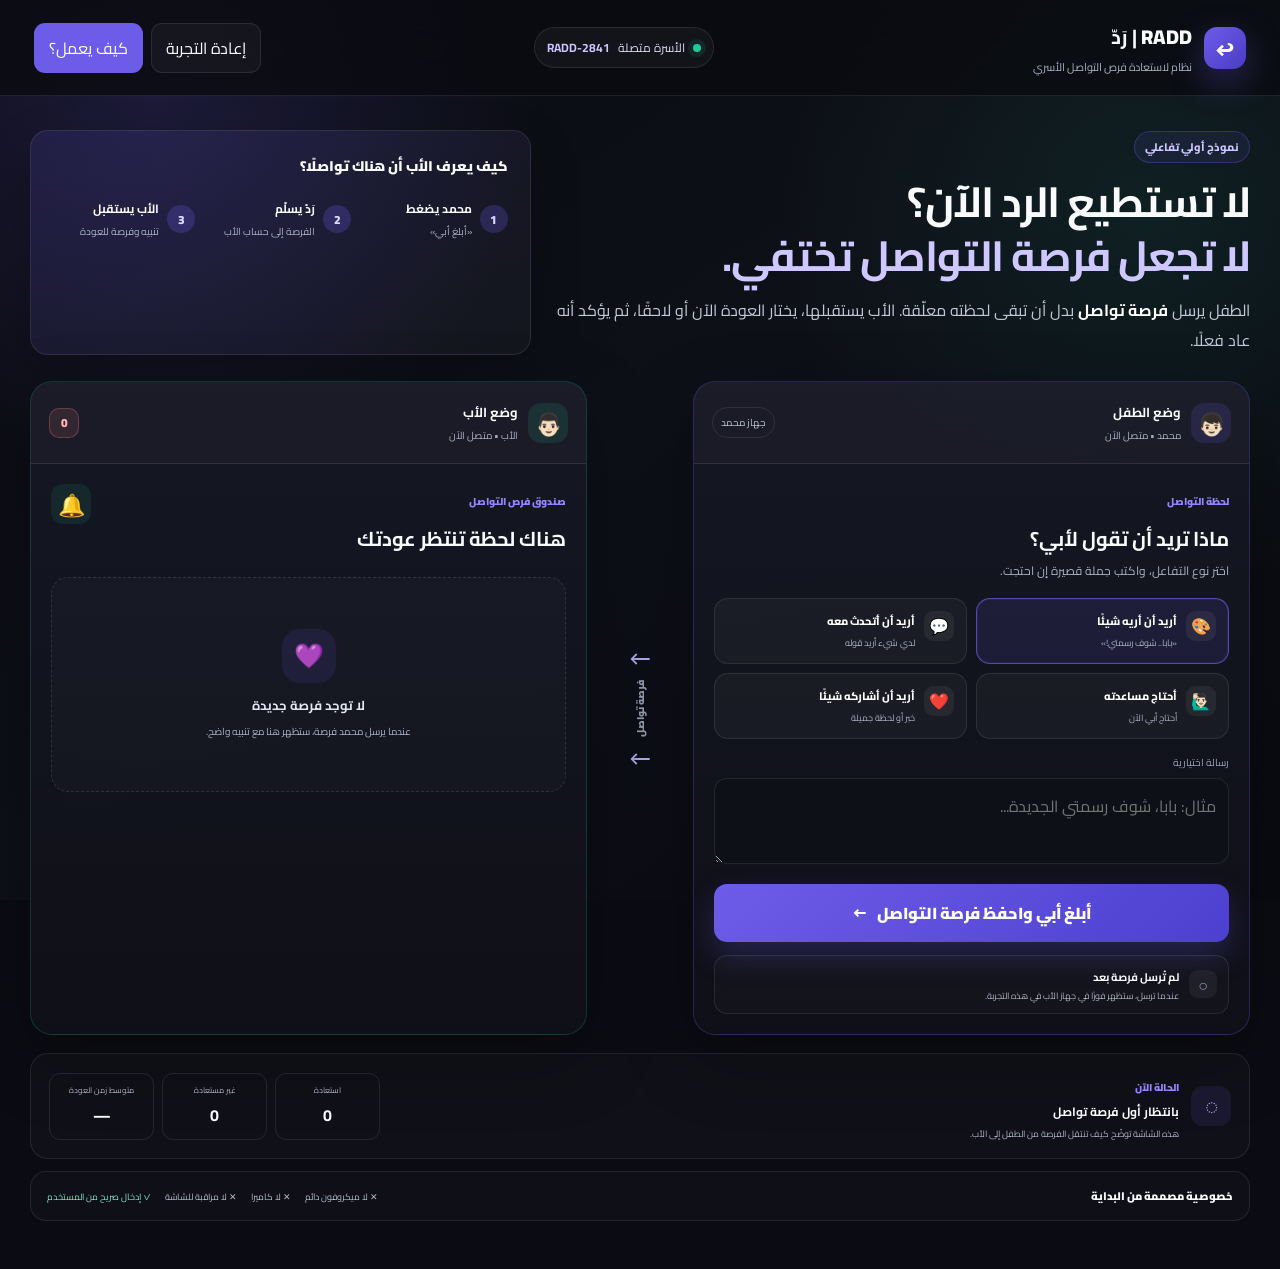
<file: index.html>
<!DOCTYPE html>
<html lang="ar" dir="rtl">
<head>
  <meta charset="UTF-8" />
  <meta name="viewport" content="width=device-width, initial-scale=1.0" />
  <meta name="theme-color" content="#5B4BDB" />
  <title>RADD | رَدّ — استعادة فرص التواصل الأسري</title>
  <link rel="preconnect" href="https://fonts.googleapis.com">
  <link rel="preconnect" href="https://fonts.gstatic.com" crossorigin>
  <link href="https://fonts.googleapis.com/css2?family=Cairo:wght@400;500;600;700;800&family=IBM+Plex+Sans+Arabic:wght@400;500;600;700&display=swap" rel="stylesheet">
  <link rel="stylesheet" href="style.css" />
</head>
<body>
  <div class="app-bg"></div>

  <header class="topbar">
    <div class="brand">
      <div class="brand-mark" aria-hidden="true">↩</div>
      <div>
        <div class="brand-title">RADD <span>| رَدّ</span></div>
        <div class="brand-subtitle">نظام لاستعادة فرص التواصل الأسري</div>
      </div>
    </div>

    <div class="connection-pill">
      <span class="live-dot"></span>
      <span>الأسرة متصلة</span>
      <strong id="familyCode">RADD-2841</strong>
    </div>

    <div class="top-actions">
      <button class="btn btn-soft" id="resetDemoBtn">إعادة التجربة</button>
      <button class="btn btn-primary" id="helpBtn">كيف يعمل؟</button>
    </div>
  </header>

  <main class="app-shell">
    <section class="hero">
      <div>
        <span class="eyebrow">نموذج أولي تفاعلي</span>
        <h1>لا تستطيع الرد الآن؟<br><span>لا تجعل فرصة التواصل تختفي.</span></h1>
        <p>
          الطفل يرسل <strong>فرصة تواصل</strong> بدل أن تبقى لحظته معلّقة.
          الأب يستقبلها، يختار العودة الآن أو لاحقًا، ثم يؤكد أنه عاد فعلًا.
        </p>
      </div>

      <div class="how-card">
        <div class="how-title">كيف يعرف الأب أن هناك تواصلًا؟</div>
        <div class="how-steps">
          <div class="how-step">
            <span>1</span>
            <div><strong>محمد يضغط</strong><small>«أبلغ أبي»</small></div>
          </div>
          <div class="how-line"></div>
          <div class="how-step">
            <span>2</span>
            <div><strong>رَدّ يسلّم</strong><small>الفرصة إلى حساب الأب</small></div>
          </div>
          <div class="how-line"></div>
          <div class="how-step">
            <span>3</span>
            <div><strong>الأب يستقبل</strong><small>تنبيه وفرصة للعودة</small></div>
          </div>
        </div>
      </div>
    </section>

    <section class="demo-grid">
      <article class="device-panel child-panel">
        <div class="panel-head">
          <div class="person">
            <div class="avatar child-avatar">👦🏻</div>
            <div>
              <strong>وضع الطفل</strong>
              <span>محمد • متصل الآن</span>
            </div>
          </div>
          <span class="panel-status">جهاز محمد</span>
        </div>

        <div class="panel-body">
          <div class="question-block">
            <span class="tiny-label">لحظة التواصل</span>
            <h2>ماذا تريد أن تقول لأبي؟</h2>
            <p>اختر نوع التفاعل، واكتب جملة قصيرة إن احتجت.</p>
          </div>

          <div class="interaction-types" id="interactionTypes">
            <button class="interaction-type active" data-type="show">
              <span class="type-icon">🎨</span>
              <span>أريد أن أريه شيئًا</span>
              <small>«بابا.. شوف رسمتي!»</small>
            </button>
            <button class="interaction-type" data-type="talk">
              <span class="type-icon">💬</span>
              <span>أريد أن أتحدث معه</span>
              <small>لدي شيء أريد قوله</small>
            </button>
            <button class="interaction-type" data-type="help">
              <span class="type-icon">🙋🏻‍♂️</span>
              <span>أحتاج مساعدته</span>
              <small>أحتاج أبي الآن</small>
            </button>
            <button class="interaction-type" data-type="share">
              <span class="type-icon">❤️</span>
              <span>أريد أن أشاركه شيئًا</span>
              <small>خبر أو لحظة جميلة</small>
            </button>
          </div>

          <label class="message-label" for="childMessage">رسالة اختيارية</label>
          <textarea id="childMessage" maxlength="120" placeholder="مثال: بابا، شوف رسمتي الجديدة..."></textarea>

          <button class="send-btn" id="sendOpportunityBtn">
            <span>أبلغ أبي واحفظ فرصة التواصل</span>
            <span class="send-icon">←</span>
          </button>

          <div class="delivery-state idle-state" id="childDeliveryState">
            <div class="state-icon">○</div>
            <div>
              <strong>لم تُرسل فرصة بعد</strong>
              <span>عندما ترسل، ستظهر فورًا في جهاز الأب في هذه التجربة.</span>
            </div>
          </div>
        </div>
      </article>

      <div class="center-flow" aria-hidden="true">
        <div class="flow-arrow">←</div>
        <div class="flow-caption">فرصة تواصل</div>
        <div class="flow-arrow">←</div>
      </div>

      <article class="device-panel parent-panel">
        <div class="panel-head">
          <div class="person">
            <div class="avatar parent-avatar">👨🏻</div>
            <div>
              <strong>وضع الأب</strong>
              <span>الأب • متصل الآن</span>
            </div>
          </div>
          <div class="notification-badge" id="notificationBadge">0</div>
        </div>

        <div class="panel-body">
          <div class="parent-top">
            <div>
              <span class="tiny-label">صندوق فرص التواصل</span>
              <h2>هناك لحظة تنتظر عودتك</h2>
            </div>
            <div class="inbox-icon">🔔</div>
          </div>

          <div class="opportunity-card empty-opportunity" id="opportunityCard">
            <div class="empty-state">
              <div class="empty-illustration">💜</div>
              <strong>لا توجد فرصة جديدة</strong>
              <span>عندما يرسل محمد فرصة، ستظهر هنا مع تنبيه واضح.</span>
            </div>
          </div>

          <div class="return-actions" id="returnActions">
            <button class="return-now-btn" id="returnNowBtn">أعود الآن</button>
            <div class="later-row">
              <span>أحتاج بعض الوقت</span>
              <button data-delay="10">بعد 10 دقائق</button>
              <button data-delay="20">بعد 20 دقيقة</button>
              <button data-delay="end">عند انتهائي</button>
            </div>
          </div>

          <div class="reminder-card hidden" id="reminderCard">
            <div class="reminder-icon">⏳</div>
            <div>
              <strong>حفظنا فرصة محمد</strong>
              <span id="reminderText">سيذكّرك رَدّ بالعودة إليها عندما يحين الوقت.</span>
            </div>
            <button class="demo-remind-btn" id="demoRemindBtn">حاكي التذكير الآن</button>
          </div>

          <div class="recovery-card hidden" id="recoveryCard">
            <div class="recovery-icon">❤️</div>
            <div>
              <strong>تمت استعادة التفاعل</strong>
              <span id="recoveryText">عاد الأب إلى فرصة التواصل.</span>
            </div>
          </div>
        </div>
      </article>
    </section>

    <section class="live-status">
      <div class="status-main">
        <div class="status-icon" id="statusIcon">◌</div>
        <div>
          <span class="tiny-label">الحالة الآن</span>
          <strong id="liveStatusText">بانتظار أول فرصة تواصل</strong>
          <p id="liveStatusSubtext">هذه الشاشة توضّح كيف تنتقل الفرصة من الطفل إلى الأب.</p>
        </div>
      </div>
      <div class="metrics-mini">
        <div><span>استعادة</span><strong id="recoveredCount">0</strong></div>
        <div><span>غير مستعادة</span><strong id="unrecoveredCount">0</strong></div>
        <div><span>متوسط زمن العودة</span><strong id="avgLatency">—</strong></div>
      </div>
    </section>

    <section class="privacy-strip">
      <div class="privacy-heading">خصوصية مصممة من البداية</div>
      <div class="privacy-items">
        <span>✕ لا ميكروفون دائم</span>
        <span>✕ لا كاميرا</span>
        <span>✕ لا مراقبة للشاشة</span>
        <span>✓ إدخال صريح من المستخدم</span>
      </div>
    </section>
  </main>

  <div class="modal hidden" id="helpModal">
    <div class="modal-card">
      <button class="modal-close" id="closeHelpBtn">×</button>
      <span class="eyebrow">الفكرة ببساطة</span>
      <h2>كيف ينتقل التواصل من طفل إلى أب؟</h2>
      <ol>
        <li><strong>الطفل:</strong> يضغط «أبلغ أبي واحفظ فرصة التواصل» ويختار نوع ما يريد مشاركته.</li>
        <li><strong>رَدّ:</strong> ينشئ فرصة تواصل مسجلة باسم الطفل وتظهر في صندوق الأب.</li>
        <li><strong>الأب:</strong> يرى من يريد التواصل ولماذا، ثم يختار «أعود الآن» أو وقتًا للعودة.</li>
        <li><strong>رَدّ:</strong> يذكّر الأب عند حلول الوقت، ثم يسجل أن التفاعل استُعيد فعلًا.</li>
      </ol>
      <div class="architecture-note">
        <strong>في هذا النموذج الأولي:</strong> تتم المزامنة بين نافذتي المتصفح عبر قناة مشتركة.
        وعند الانتقال للإصدار الحقيقي على هاتفين مختلفين، تُربط نفس الآلية بخدمة سحابية وإشعارات Push.
      </div>
    </div>
  </div>

  <div class="toast hidden" id="toast"></div>

  <script src="app.js"></script>
</body>
</html>
</file>
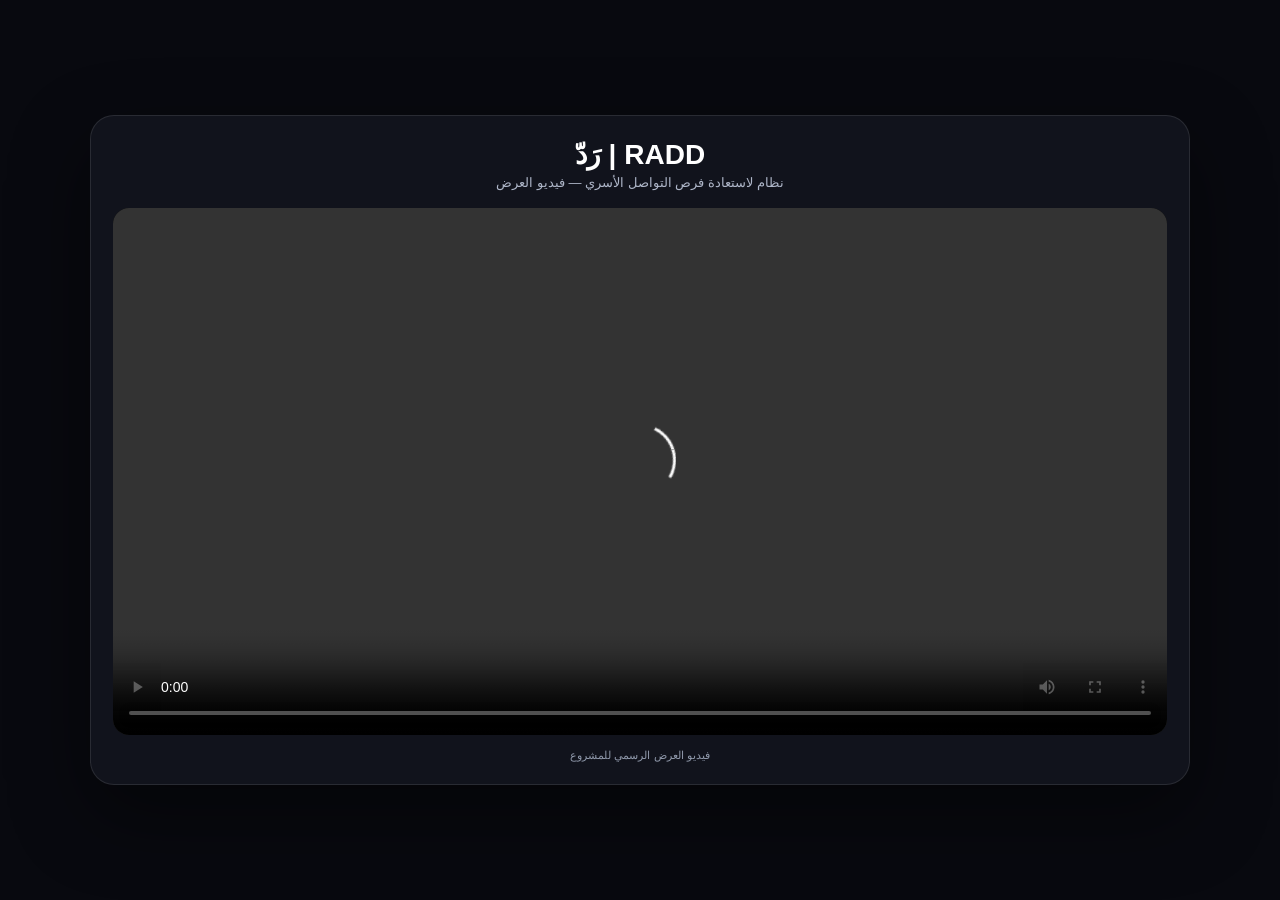
<file: video.html>
<!DOCTYPE html>
<html lang="ar" dir="rtl">
<head>
<meta charset="UTF-8">
<meta name="viewport" content="width=device-width,initial-scale=1">
<title>RADD | رَدّ — فيديو العرض</title>
<style>
:root{color-scheme:dark}
*{box-sizing:border-box}
body{margin:0;background:#08090f;color:#fff;font-family:Cairo,Arial,sans-serif;min-height:100vh;display:grid;place-items:center;padding:24px}
.wrap{width:min(1100px,100%);text-align:center}
.card{background:#11131c;border:1px solid rgba(255,255,255,.1);border-radius:24px;padding:22px;box-shadow:0 30px 80px rgba(0,0,0,.45)}
h1{margin:0 0 4px;font-size:28px}
p{margin:0 0 18px;color:#aeb6c8;font-size:13px}
video{display:block;width:100%;max-height:76vh;background:#000;border-radius:16px}
.note{margin-top:14px;font-size:11px;color:#8f98aa}
</style>
</head>
<body>
<main class="wrap">
  <div class="card">
    <h1>RADD | رَدّ</h1>
    <p>نظام لاستعادة فرص التواصل الأسري — فيديو العرض</p>
    <video controls playsinline preload="metadata">
      <source src="./RADD.mp4" type="video/mp4">
      متصفحك لا يدعم تشغيل الفيديو.
    </video>
    <div class="note">فيديو العرض الرسمي للمشروع</div>
  </div>
</main>
</body>
</html>
</file>
<file: style.css>
:root{
  --bg:#0b0c13;
  --panel:#151722;
  --panel-2:#1b1e2b;
  --line:rgba(255,255,255,.09);
  --text:#f8fafc;
  --muted:#aab2c5;
  --primary:#6d5ce7;
  --primary-2:#8b7cf2;
  --success:#20c997;
  --gold:#e9b44c;
  --danger:#e37b7b;
  --font:'Cairo','IBM Plex Sans Arabic',sans-serif;
}
*{box-sizing:border-box}
html,body{margin:0;min-height:100%;font-family:var(--font);background:var(--bg);color:var(--text)}
body{direction:rtl;overflow-x:hidden}
button,textarea{font:inherit}
button{cursor:pointer}
.app-bg{position:fixed;inset:0;z-index:0;background:
radial-gradient(circle at 12% 10%,rgba(109,92,231,.18),transparent 28%),
radial-gradient(circle at 90% 24%,rgba(32,201,151,.09),transparent 28%),
linear-gradient(145deg,#0a0b11,#0e1018 48%,#090a0f)}
.topbar{position:relative;z-index:2;display:flex;align-items:center;justify-content:space-between;gap:18px;padding:18px 34px;border-bottom:1px solid var(--line);background:rgba(10,11,17,.82);backdrop-filter:blur(20px);position:sticky;top:0}
.brand{display:flex;align-items:center;gap:12px;min-width:260px}
.brand-mark{width:42px;height:42px;border-radius:13px;background:linear-gradient(135deg,var(--primary),#4a3bc5);display:grid;place-items:center;font-size:24px;font-weight:800;box-shadow:0 12px 35px rgba(109,92,231,.35)}
.brand-title{font-size:20px;font-weight:900;letter-spacing:.2px}.brand-title span{font-weight:700}
.brand-subtitle{font-size:11px;color:var(--muted);margin-top:2px}
.connection-pill{display:flex;align-items:center;gap:8px;border:1px solid var(--line);background:rgba(255,255,255,.04);padding:8px 12px;border-radius:999px;font-size:12px;color:#d9dfec}
.connection-pill strong{color:#cfc7ff}.live-dot{width:8px;height:8px;border-radius:50%;background:var(--success);box-shadow:0 0 0 5px rgba(32,201,151,.1)}
.top-actions{display:flex;gap:8px}.btn{border:1px solid var(--line);border-radius:11px;padding:9px 14px;color:#fff;background:rgba(255,255,255,.04)}.btn-primary{background:var(--primary);border-color:transparent}.btn-soft:hover{background:rgba(255,255,255,.09)}.btn-primary:hover{filter:brightness(1.08)}
.app-shell{position:relative;z-index:1;max-width:1380px;margin:0 auto;padding:34px 30px 48px}
.hero{display:grid;grid-template-columns:1.25fr .9fr;gap:24px;align-items:stretch;margin-bottom:26px}
.eyebrow{display:inline-flex;align-items:center;padding:5px 10px;border:1px solid rgba(109,92,231,.3);background:rgba(109,92,231,.1);border-radius:999px;color:#cfc7ff;font-size:11px;font-weight:800}
.hero h1{font-size:42px;line-height:1.28;margin:12px 0 12px;letter-spacing:-1px}.hero h1 span{color:#cfc7ff}.hero p{max-width:780px;color:#c3c9d7;font-size:16px;line-height:1.9;margin:0}.hero p strong{color:#fff}
.how-card{padding:22px;border:1px solid var(--line);border-radius:18px;background:linear-gradient(145deg,rgba(109,92,231,.14),rgba(255,255,255,.03));box-shadow:0 20px 50px rgba(0,0,0,.22)}
.how-title{font-size:14px;font-weight:900;margin-bottom:18px}.how-steps{display:grid;grid-template-columns:1fr auto 1fr auto 1fr;align-items:center;gap:7px}.how-step{display:flex;align-items:center;gap:8px}.how-step>span{width:28px;height:28px;border-radius:50%;display:grid;place-items:center;background:rgba(109,92,231,.25);color:#dcd6ff;font-weight:900;font-size:12px}.how-step strong{display:block;font-size:12px}.how-step small{display:block;color:var(--muted);font-size:10px;margin-top:2px}.how-line{height:1px;background:linear-gradient(90deg,transparent,rgba(109,92,231,.55),transparent)}
.demo-grid{display:grid;grid-template-columns:1fr 70px 1fr;align-items:stretch;gap:18px}.device-panel{border:1px solid var(--line);background:linear-gradient(180deg,rgba(22,24,36,.95),rgba(15,16,24,.97));border-radius:22px;overflow:hidden;box-shadow:0 24px 70px rgba(0,0,0,.28)}.child-panel{border-color:rgba(109,92,231,.28)}.parent-panel{border-color:rgba(32,201,151,.2)}
.panel-head{display:flex;justify-content:space-between;align-items:center;padding:18px 18px;border-bottom:1px solid var(--line);background:rgba(255,255,255,.025)}.person{display:flex;align-items:center;gap:10px}.avatar{width:40px;height:40px;border-radius:13px;display:grid;place-items:center;font-size:22px}.child-avatar{background:rgba(109,92,231,.16)}.parent-avatar{background:rgba(32,201,151,.12)}.person strong{display:block;font-size:13px}.person span{display:block;color:var(--muted);font-size:10px;margin-top:2px}.panel-status{font-size:10px;padding:5px 8px;border:1px solid var(--line);border-radius:999px;color:#bcc3d2}.notification-badge{min-width:30px;height:30px;border-radius:10px;background:rgba(227,123,123,.12);border:1px solid rgba(227,123,123,.3);color:#ffb5b5;display:grid;place-items:center;font-weight:900;font-size:12px}
.panel-body{padding:20px}.question-block{margin-bottom:16px}.tiny-label{font-size:10px;color:#9486ff;font-weight:900;text-transform:none}.question-block h2,.parent-top h2{font-size:20px;margin:6px 0 4px}.question-block p{margin:0;color:var(--muted);font-size:12px;line-height:1.7}
.interaction-types{display:grid;grid-template-columns:1fr 1fr;gap:9px}.interaction-type{text-align:right;padding:12px;border-radius:14px;background:rgba(255,255,255,.035);border:1px solid var(--line);color:#fff;display:grid;grid-template-columns:auto 1fr;column-gap:9px;row-gap:3px}.interaction-type .type-icon{grid-row:span 2;width:30px;height:30px;border-radius:9px;background:rgba(255,255,255,.06);display:grid;place-items:center}.interaction-type span:nth-child(2){font-size:11px;font-weight:800}.interaction-type small{grid-column:2;color:var(--muted);font-size:9px}.interaction-type.active{border-color:rgba(109,92,231,.7);background:rgba(109,92,231,.13);box-shadow:0 0 0 1px rgba(109,92,231,.12) inset}
.message-label{display:block;font-size:10px;color:#9ea7ba;margin:14px 0 6px}textarea{width:100%;min-height:78px;resize:vertical;padding:12px;border-radius:13px;border:1px solid var(--line);background:#0e1017;color:#fff;outline:none}textarea:focus{border-color:rgba(109,92,231,.75);box-shadow:0 0 0 3px rgba(109,92,231,.1)}
.send-btn{width:100%;margin-top:11px;border:none;border-radius:13px;padding:13px 15px;background:linear-gradient(135deg,var(--primary),#4d40d0);color:#fff;font-weight:900;display:flex;align-items:center;justify-content:center;gap:10px;box-shadow:0 14px 30px rgba(109,92,231,.25)}.send-btn:hover{transform:translateY(-1px)}.send-icon{font-size:17px}
.delivery-state{display:flex;align-items:center;gap:10px;margin-top:13px;padding:11px;border-radius:13px;border:1px solid var(--line);background:rgba(255,255,255,.02)}.delivery-state .state-icon{width:28px;height:28px;border-radius:9px;display:grid;place-items:center;background:rgba(255,255,255,.05);color:#8e96aa}.delivery-state strong{display:block;font-size:11px}.delivery-state span{display:block;color:var(--muted);font-size:9px;margin-top:2px;line-height:1.5}.delivery-state.sent{border-color:rgba(32,201,151,.3);background:rgba(32,201,151,.06)}.delivery-state.sent .state-icon{background:rgba(32,201,151,.13);color:#72e4c1}
.center-flow{display:flex;flex-direction:column;align-items:center;justify-content:center;color:#aaa4e9;gap:8px}.flow-arrow{font-size:27px;line-height:1}.flow-caption{font-size:10px;font-weight:900;writing-mode:vertical-rl;transform:rotate(180deg);color:#8f93a6}
.parent-top{display:flex;justify-content:space-between;align-items:flex-start;margin-bottom:16px}.parent-top h2{max-width:320px}.inbox-icon{font-size:22px;width:40px;height:40px;border-radius:12px;display:grid;place-items:center;background:rgba(32,201,151,.1)}
.opportunity-card{min-height:215px;border:1px dashed rgba(255,255,255,.11);border-radius:17px;padding:16px;background:rgba(255,255,255,.02)}.empty-state{min-height:180px;display:flex;flex-direction:column;justify-content:center;align-items:center;text-align:center;color:var(--muted);gap:6px}.empty-illustration{width:54px;height:54px;border-radius:18px;background:rgba(109,92,231,.12);display:grid;place-items:center;font-size:24px;margin-bottom:4px}.empty-state strong{font-size:13px;color:#e2e6f1}.empty-state span{font-size:10px;max-width:250px;line-height:1.7}
.opportunity-card.pending{border:1px solid rgba(227,123,123,.3);background:linear-gradient(145deg,rgba(227,123,123,.07),rgba(109,92,231,.06))}.opp-header{display:flex;justify-content:space-between;align-items:flex-start}.opp-label{font-size:9px;color:#ffb1b1;font-weight:900}.opp-time{font-size:9px;color:var(--muted)}.opp-person{display:flex;align-items:center;gap:10px;margin-top:13px}.opp-person-avatar{width:40px;height:40px;border-radius:12px;background:rgba(109,92,231,.15);display:grid;place-items:center;font-size:22px}.opp-person strong{font-size:13px}.opp-person span{display:block;color:#c8cedc;font-size:10px;margin-top:2px}.opp-message{margin-top:13px;background:rgba(0,0,0,.16);border-radius:11px;padding:11px;color:#eef1f7;font-size:11px;line-height:1.7}.opp-type-pill{display:inline-block;margin-top:10px;border:1px solid rgba(255,255,255,.1);padding:4px 8px;border-radius:999px;font-size:9px;color:#c4cad7}
.return-actions{margin-top:12px}.return-now-btn{width:100%;border:none;border-radius:12px;padding:12px;background:linear-gradient(135deg,var(--success),#18a97f);color:#061c16;font-weight:900}.later-row{display:flex;align-items:center;gap:6px;flex-wrap:wrap;margin-top:9px;color:var(--muted);font-size:9px}.later-row button{border:1px solid var(--line);background:rgba(255,255,255,.035);color:#dce1eb;border-radius:9px;padding:6px 8px;font-size:9px}.later-row button:hover{background:rgba(255,255,255,.08)}
.reminder-card,.recovery-card{display:flex;align-items:center;gap:10px;margin-top:12px;padding:12px;border-radius:13px}.reminder-card{background:rgba(233,180,76,.08);border:1px solid rgba(233,180,76,.25)}.recovery-card{background:rgba(32,201,151,.08);border:1px solid rgba(32,201,151,.24)}.reminder-icon,.recovery-icon{width:32px;height:32px;border-radius:10px;display:grid;place-items:center;background:rgba(255,255,255,.05);font-size:16px}.reminder-card strong,.recovery-card strong{display:block;font-size:11px}.reminder-card span,.recovery-card span{display:block;color:var(--muted);font-size:9px;line-height:1.5;margin-top:2px}.demo-remind-btn{margin-right:auto;border:1px solid rgba(233,180,76,.25);background:rgba(233,180,76,.1);color:#f5d58d;border-radius:9px;padding:7px 9px;font-size:9px;font-weight:800}
.hidden{display:none!important}
.live-status{margin-top:18px;padding:16px 18px;border:1px solid var(--line);border-radius:18px;background:rgba(255,255,255,.025);display:flex;justify-content:space-between;gap:18px;align-items:center}.status-main{display:flex;align-items:center;gap:12px}.status-icon{width:40px;height:40px;border-radius:12px;display:grid;place-items:center;background:rgba(109,92,231,.11);color:#bcb4ff;font-size:19px}.status-main strong{display:block;font-size:12px}.status-main p{margin:2px 0 0;color:var(--muted);font-size:9px}.metrics-mini{display:flex;gap:8px}.metrics-mini>div{min-width:105px;padding:9px 10px;border:1px solid var(--line);border-radius:11px;text-align:center}.metrics-mini span{display:block;color:var(--muted);font-size:8px}.metrics-mini strong{display:block;font-size:16px;margin-top:2px}
.privacy-strip{margin-top:12px;padding:14px 16px;border:1px solid var(--line);border-radius:16px;background:rgba(255,255,255,.018);display:flex;justify-content:space-between;align-items:center;gap:12px}.privacy-heading{font-size:11px;font-weight:900}.privacy-items{display:flex;gap:14px;flex-wrap:wrap;color:#b5bdcc;font-size:9px}.privacy-items span:last-child{color:#81e6c7}
.modal{position:fixed;inset:0;z-index:20;background:rgba(0,0,0,.72);display:grid;place-items:center;padding:20px}.modal-card{position:relative;width:min(620px,100%);background:#141622;border:1px solid var(--line);border-radius:20px;padding:26px;box-shadow:0 35px 100px rgba(0,0,0,.55)}.modal-close{position:absolute;left:15px;top:13px;border:none;background:transparent;color:#aab2c5;font-size:26px}.modal-card h2{font-size:22px;margin:10px 0 14px}.modal-card ol{margin:0;padding-right:20px;color:#dbe0eb}.modal-card li{margin:10px 0;font-size:12px;line-height:1.8}.architecture-note{margin-top:16px;padding:12px;border-radius:12px;background:rgba(109,92,231,.08);border:1px solid rgba(109,92,231,.18);color:#cbd0de;font-size:10px;line-height:1.8}
.toast{position:fixed;bottom:22px;left:50%;transform:translateX(-50%);z-index:30;padding:11px 16px;border-radius:12px;background:#f8fafc;color:#111827;font-weight:800;font-size:11px;box-shadow:0 20px 50px rgba(0,0,0,.35)}
@media (max-width:1100px){.hero{grid-template-columns:1fr}.demo-grid{grid-template-columns:1fr}.center-flow{flex-direction:row}.flow-caption{writing-mode:initial;transform:none}.how-steps{grid-template-columns:1fr;gap:9px}.how-line{display:none}.live-status,.privacy-strip{flex-direction:column;align-items:stretch}.metrics-mini{overflow:auto}.topbar{flex-wrap:wrap}.brand{min-width:auto}}
@media (max-width:700px){.app-shell{padding:20px 14px 36px}.topbar{padding:14px}.hero h1{font-size:30px}.hero p{font-size:13px}.interaction-types{grid-template-columns:1fr}.panel-body{padding:15px}.metrics-mini{display:grid;grid-template-columns:repeat(3,1fr)}.metrics-mini>div{min-width:0}.connection-pill{order:3;width:100%;justify-content:center}.top-actions{margin-right:auto}}
</file>
